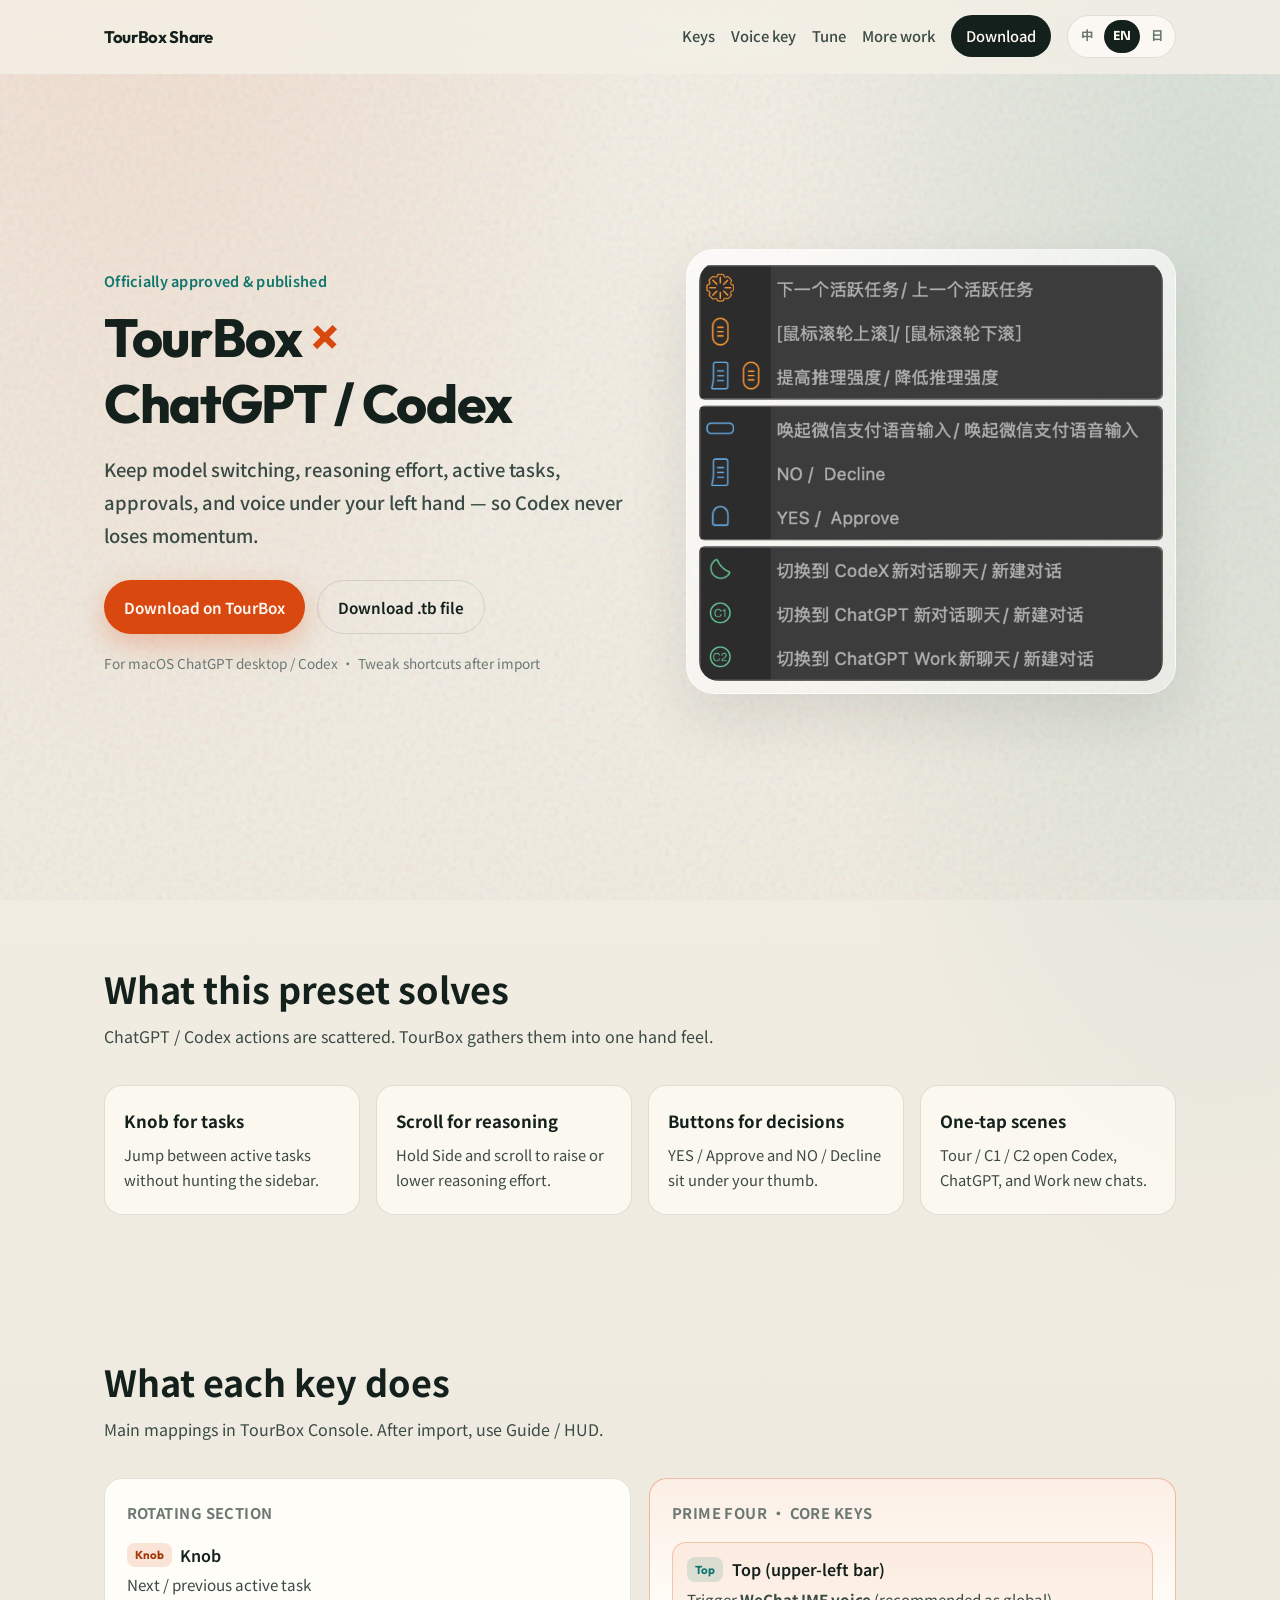
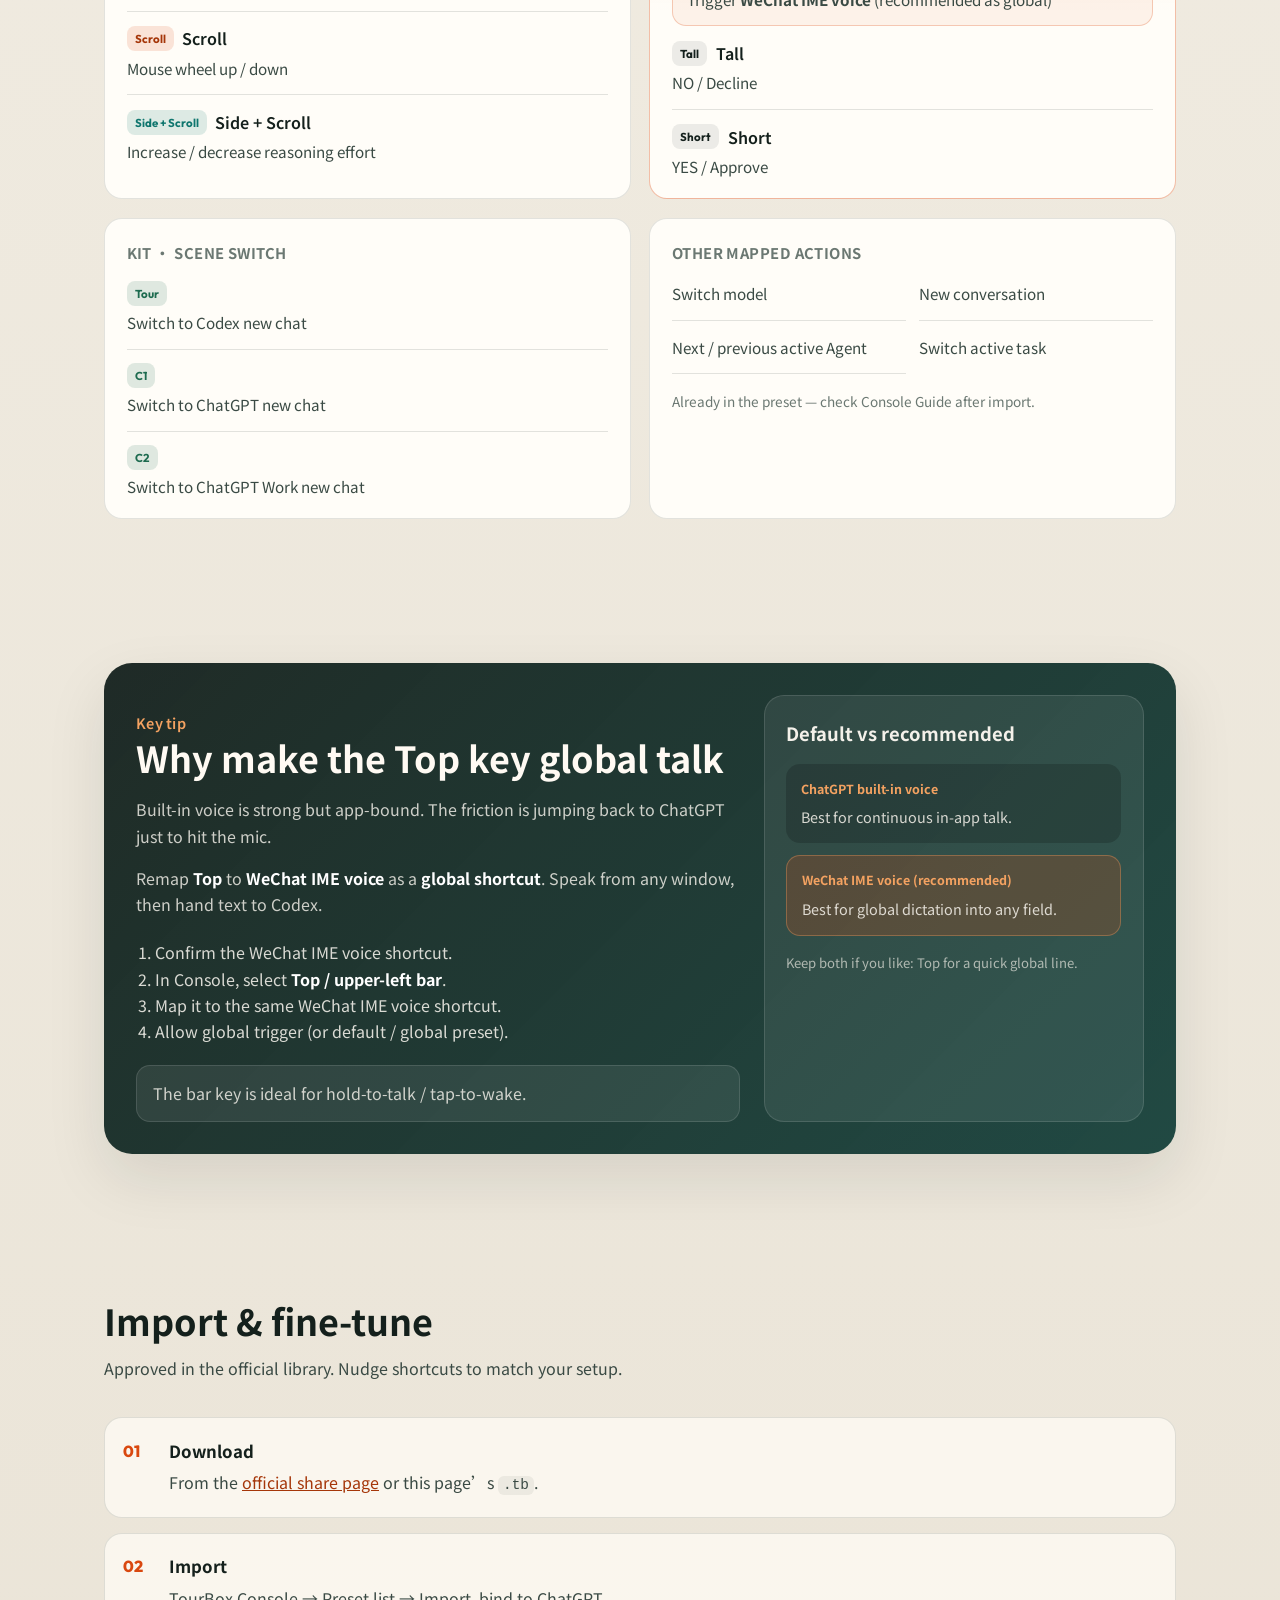
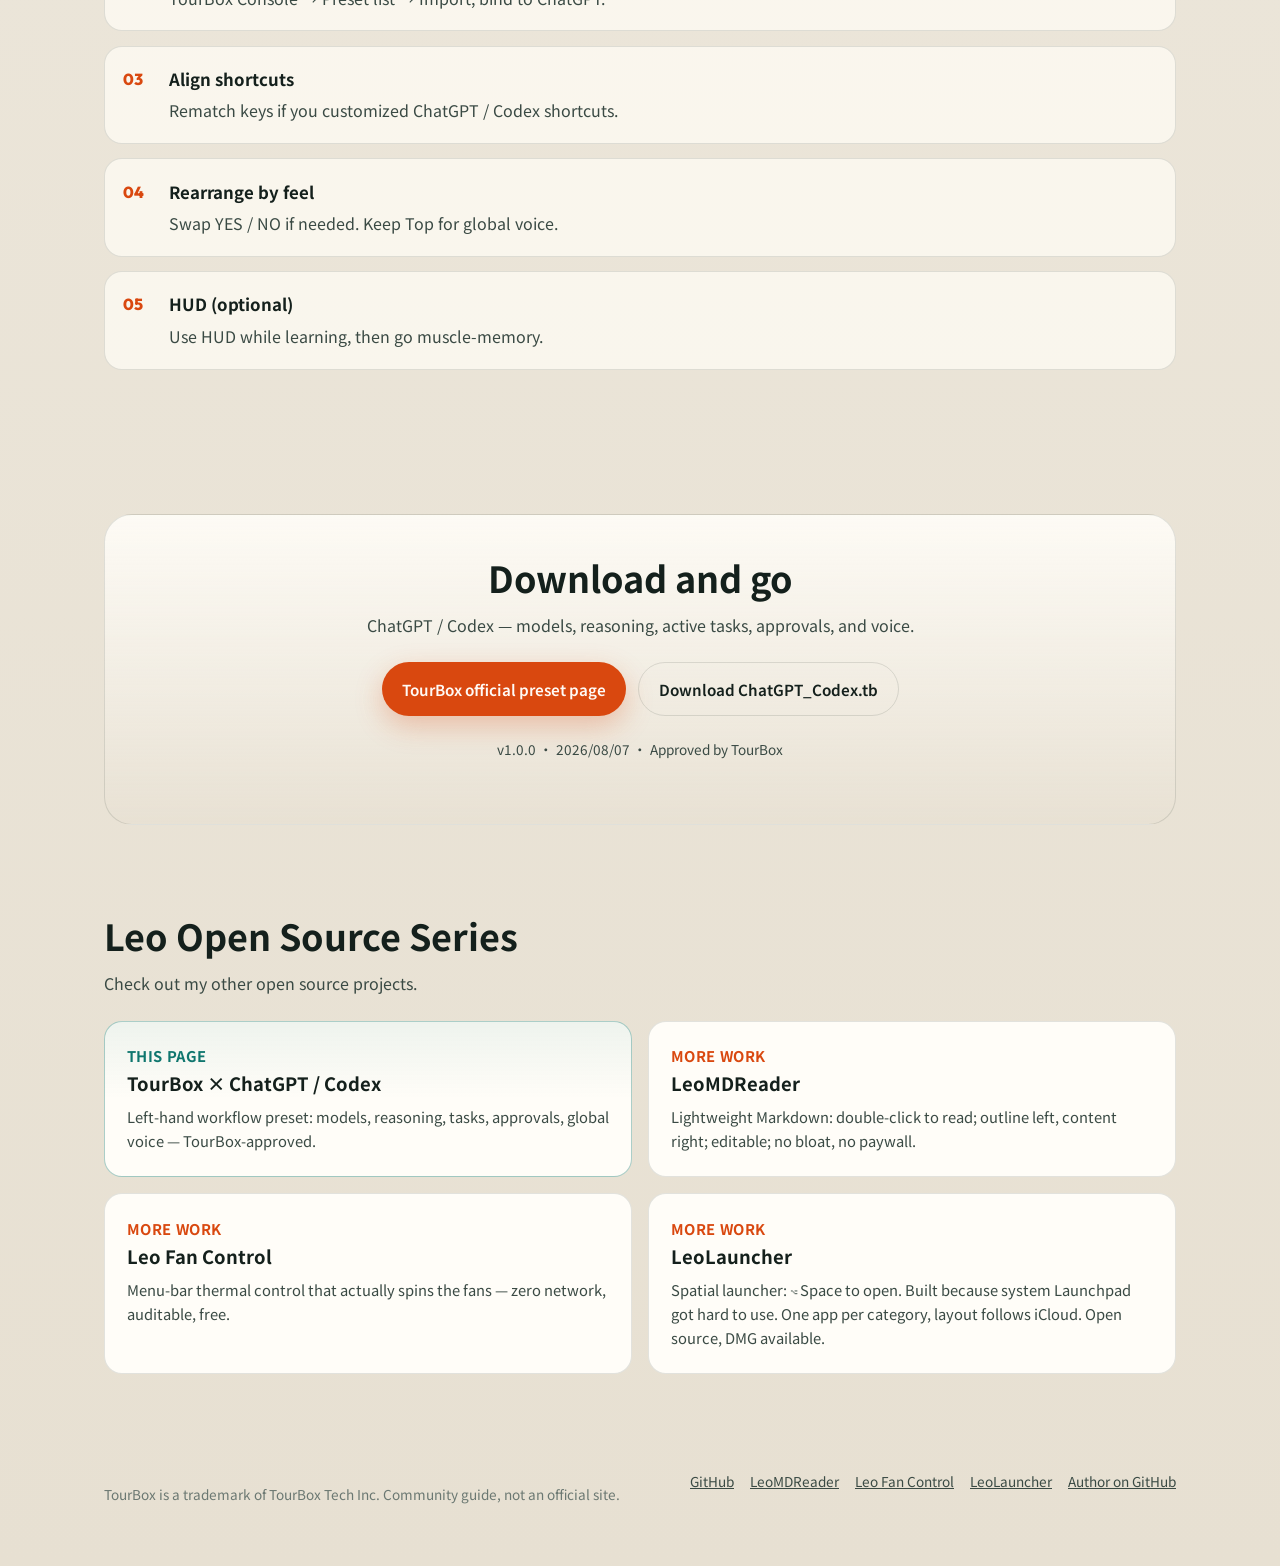
<file: docs/index.html>
<!DOCTYPE html>
<html lang="zh-CN">
<head>
  <meta charset="utf-8" />
  <meta name="viewport" content="width=device-width, initial-scale=1" />
  <title>TourBox × ChatGPT / Codex 键位预设</title>
  <meta name="description" content="面向 ChatGPT / Codex 的 TourBox 键位分享：一手控制模型、推理强度、活跃任务、审批与微信输入法全局语音。" />
  <link rel="preconnect" href="https://fonts.googleapis.com" />
  <link rel="preconnect" href="https://fonts.gstatic.com" crossorigin />
  <link href="https://fonts.googleapis.com/css2?family=Noto+Sans+JP:wght@400;500;600;700&family=Noto+Sans+SC:wght@400;500;600;700&family=Outfit:wght@500;600;700;800&family=Sora:wght@400;500;600;700&display=swap" rel="stylesheet" />
  <link rel="stylesheet" href="styles.css?v=20260813-launcher" />
</head>
<body>
  <div class="noise" aria-hidden="true"></div>

  <header class="nav-shell">
    <div class="nav">
      <a class="nav-brand" href="#top">TourBox Share</a>
      <div class="nav-right">
        <nav class="nav-links">
          <a href="#keys" data-i18n="nav.keys">键位</a>
          <a href="#voice" data-i18n="nav.voice">语音键</a>
          <a href="#tune" data-i18n="nav.tune">微调</a>
          <a href="#series" data-i18n="nav.series">其他作品</a>
          <a class="nav-cta" href="#download" data-i18n="nav.download">下载预设</a>
        </nav>
        <div class="lang-switch" role="group" aria-label="Language">
          <button type="button" data-lang="zh" aria-pressed="true">中</button>
          <button type="button" data-lang="en" aria-pressed="false">EN</button>
          <button type="button" data-lang="ja" aria-pressed="false">日</button>
        </div>
      </div>
    </div>
  </header>

  <main id="top">
    <section class="hero">
      <div class="hero-copy">
        <p class="eyebrow" data-i18n="hero.eyebrow">官方已审核发布</p>
        <h1 class="brand-title">
          <span class="brand-line">TourBox</span>
          <span class="brand-x">×</span>
          <span class="brand-line">ChatGPT / Codex</span>
        </h1>
        <p class="lede" data-i18n="hero.lede">把模型切换、推理强度、活跃任务、审批和语音输入收进左手，让 Codex 操作不断档。</p>
        <div class="cta-row">
          <a class="btn btn-primary" href="https://www.tourboxtech.com/oap/presets/?presetShareId=1282502239801446400" target="_blank" rel="noopener" data-i18n="hero.ctaOfficial">前往 TourBox 官方下载</a>
          <a class="btn btn-ghost" href="assets/ChatGPT_Codex.tb" download="ChatGPT_Codex.tb" data-i18n="hero.ctaFile">直接下载 .tb 文件</a>
        </div>
        <p class="meta" data-i18n="hero.meta">适用于 macOS ChatGPT 桌面端 / Codex · 导入后可按个人快捷键微调</p>
      </div>
      <div class="hero-visual">
        <figure class="keymap-frame">
          <img src="assets/keymap.png" data-i18n-alt="hero.imgAlt" alt="TourBox Console 键位配置截图" width="634" height="572" />
        </figure>
      </div>
    </section>

    <section class="section" id="purpose">
      <div class="section-head">
        <h2 data-i18n="purpose.title">这套预设在解决什么</h2>
        <p data-i18n="purpose.desc">ChatGPT / Codex 高频操作太散：切模型、调推理、管多任务、点审批、再唤起语音。TourBox 把它们收成一套手感。</p>
      </div>
      <div class="pillars">
        <article><h3 data-i18n="purpose.aTitle">旋钮管任务</h3><p data-i18n="purpose.aDesc">在活跃任务间快速切换，不必在侧边栏里点来点去。</p></article>
        <article><h3 data-i18n="purpose.bTitle">滚轮调推理</h3><p data-i18n="purpose.bDesc">按住侧键滚滚轮，提高或降低推理强度，边聊边调。</p></article>
        <article><h3 data-i18n="purpose.cTitle">按键做决策</h3><p data-i18n="purpose.cDesc">YES / Approve 与 NO / Decline 就在拇指区，审批不停手。</p></article>
        <article><h3 data-i18n="purpose.dTitle">一键进场景</h3><p data-i18n="purpose.dDesc">Tour / C1 / C2 分别打开 Codex、ChatGPT、Work 新对话。</p></article>
      </div>
    </section>

    <section class="section" id="keys">
      <div class="section-head">
        <h2 data-i18n="keys.title">每个键干什么</h2>
        <p data-i18n="keys.desc">对应 TourBox Console 中的主要映射。导入后也可打开 Guide / HUD 对照实体键位。</p>
      </div>
      <div class="key-groups">
        <div class="key-group">
          <h3 data-i18n="keys.rotating">旋转区</h3>
          <ul class="key-list">
            <li><div class="key-name"><span class="chip chip-knob">Knob</span><span data-i18n="keys.knob">旋钮</span></div><div class="key-desc" data-i18n="keys.knobDesc">下一个活跃任务 / 上一个活跃任务</div></li>
            <li><div class="key-name"><span class="chip chip-scroll">Scroll</span><span data-i18n="keys.scroll">滚轮</span></div><div class="key-desc" data-i18n="keys.scrollDesc">鼠标滚轮上滚 / 下滚</div></li>
            <li><div class="key-name"><span class="chip chip-combo">Side + Scroll</span><span data-i18n="keys.sideScroll">侧键 + 滚轮</span></div><div class="key-desc" data-i18n="keys.sideScrollDesc">提高 / 降低推理强度</div></li>
          </ul>
        </div>
        <div class="key-group highlight-group">
          <h3 data-i18n="keys.prime">Prime Four · 核心按键</h3>
          <ul class="key-list">
            <li class="featured"><div class="key-name"><span class="chip chip-top">Top</span><span data-i18n="keys.top">左上横键</span></div><div class="key-desc" data-i18n-html="keys.topDescHtml">唤起<strong>微信输入法语音输入</strong>（强烈建议做成全局）</div></li>
            <li><div class="key-name"><span class="chip">Tall</span><span data-i18n="keys.tall">高键</span></div><div class="key-desc">NO / Decline</div></li>
            <li><div class="key-name"><span class="chip">Short</span><span data-i18n="keys.short">矮键</span></div><div class="key-desc">YES / Approve</div></li>
          </ul>
        </div>
        <div class="key-group">
          <h3 data-i18n="keys.kit">Kit · 场景切换</h3>
          <ul class="key-list">
            <li><div class="key-name"><span class="chip chip-kit">Tour</span></div><div class="key-desc" data-i18n="keys.tourDesc">切换到 Codex 新对话</div></li>
            <li><div class="key-name"><span class="chip chip-kit">C1</span></div><div class="key-desc" data-i18n="keys.c1Desc">切换到 ChatGPT 新对话</div></li>
            <li><div class="key-name"><span class="chip chip-kit">C2</span></div><div class="key-desc" data-i18n="keys.c2Desc">切换到 ChatGPT Work 新聊天</div></li>
          </ul>
        </div>
        <div class="key-group">
          <h3 data-i18n="keys.other">其它已配置动作</h3>
          <ul class="key-list compact">
            <li><div class="key-desc" data-i18n="keys.otherA">切换模型</div></li>
            <li><div class="key-desc" data-i18n="keys.otherB">新建对话</div></li>
            <li><div class="key-desc" data-i18n="keys.otherC">下一个 / 上一个活跃 Agent</div></li>
            <li><div class="key-desc" data-i18n="keys.otherD">切换活动任务</div></li>
          </ul>
          <p class="note" data-i18n="keys.note">这些动作已写进预设；导入后在 Console Guide 里可对照。</p>
        </div>
      </div>
    </section>

    <section class="section voice" id="voice">
      <div class="voice-panel">
        <div class="voice-copy">
          <p class="eyebrow" data-i18n="voice.eyebrow">重点推荐</p>
          <h2 data-i18n="voice.title">为什么左上横键要做成「全局说话」</h2>
          <p data-i18n="voice.p1">ChatGPT / Codex 自带语音很强，但只在应用内生效。真正卡住节奏的，往往是你在别的窗口想到一句指令，还得切回 ChatGPT 再点麦克风。</p>
          <p data-i18n-html="voice.p2Html">建议把 <strong>Top（左上横键）</strong> 改成 <strong>微信输入法语音</strong>，并设成<strong>全局快捷键</strong>。任意窗口按一下就能说，文字落入输入框后再交给 Codex。</p>
          <ol class="steps">
            <li data-i18n="voice.s1">在微信输入法设置里确认语音快捷键。</li>
            <li data-i18n-html="voice.s2Html">在 TourBox Console 选中本预设的 <strong>Top / 左上横键</strong>。</li>
            <li data-i18n="voice.s3">映射成与微信输入法语音相同的快捷键。</li>
            <li data-i18n="voice.s4">设为全局触发（或默认 / 全局预设），离开 ChatGPT 也能用。</li>
          </ol>
          <p class="tip" data-i18n="voice.tip">横键适合按住说话 / 点按唤起，位置固定，盲按不易误触。</p>
        </div>
        <aside class="voice-card">
          <h3 data-i18n="voice.compareTitle">默认 vs 推荐</h3>
          <div class="compare">
            <div><span class="label" data-i18n="voice.defaultLabel">ChatGPT 内置语音</span><p data-i18n="voice.defaultDesc">适合在 App 里连续对话、指挥 Agent。</p></div>
            <div class="recommended"><span class="label" data-i18n="voice.recLabel">微信输入法语音（推荐）</span><p data-i18n="voice.recDesc">适合全局口述，任何输入框都能落字。</p></div>
          </div>
          <p class="aside-note" data-i18n="voice.aside">两者可并存：横键管全局说一句，需要全双工 Voice 时再进 ChatGPT。</p>
        </aside>
      </div>
    </section>

    <section class="section" id="tune">
      <div class="section-head">
        <h2 data-i18n="tune.title">如何导入与微调</h2>
        <p data-i18n="tune.desc">官方库已审核通过；下载后按自己的快捷键习惯改几下即可。</p>
      </div>
      <ol class="howto">
        <li><strong data-i18n="tune.1t">下载预设</strong><p data-i18n-html="tune.1dHtml">从 <a href="https://www.tourboxtech.com/oap/presets/?presetShareId=1282502239801446400" target="_blank" rel="noopener">TourBox 官方分享页</a> 或本页 <code>.tb</code> 下载。</p></li>
        <li><strong data-i18n="tune.2t">导入 Console</strong><p data-i18n="tune.2d">TourBox Console → 预设列表 → 导入，绑定到 ChatGPT。</p></li>
        <li><strong data-i18n="tune.3t">核对快捷键</strong><p data-i18n="tune.3d">若你改过 ChatGPT / Codex 快捷键，在对应按键上对齐。</p></li>
        <li><strong data-i18n="tune.4t">按手感重排</strong><p data-i18n="tune.4d">YES / NO 可对调；左上横键建议保留给全局语音。</p></li>
        <li><strong data-i18n="tune.5t">打开 HUD（可选）</strong><p data-i18n="tune.5d">初学打开 HUD，熟悉后即可盲操。</p></li>
      </ol>
    </section>

    <section class="section" id="download">
      <div class="download-panel">
        <h2 data-i18n="download.title">下载并开始用</h2>
        <p data-i18n="download.desc">ChatGPT / Codex —— 集中控制模型、推理强度、活跃任务、审批和语音输入。</p>
        <div class="cta-row">
          <a class="btn btn-primary" href="https://www.tourboxtech.com/oap/presets/?presetShareId=1282502239801446400" target="_blank" rel="noopener" data-i18n="download.ctaOfficial">TourBox 官方预设页</a>
          <a class="btn btn-ghost" href="assets/ChatGPT_Codex.tb" download="ChatGPT_Codex.tb" data-i18n="download.ctaFile">下载 ChatGPT_Codex.tb</a>
        </div>
        <p class="meta" data-i18n="download.meta">版本 1.0.0 · 2026/08/07 · 已通过 TourBox 官方审核</p>
      </div>
    </section>

    <section class="series" id="series">
      <div class="series-head">
        <h2 data-i18n="series.title">Leo 开源系列</h2>
        <p data-i18n="series.desc">看看我的其他开源项目。</p>
      </div>
      <div class="series-grid">
        <div class="series-card current">
          <p class="series-kicker" data-i18n="series.current">当前页面</p>
          <h3>TourBox × ChatGPT / Codex</h3>
          <p data-i18n="series.tourboxDesc">左手工作流预设：模型、推理、任务、审批与全局语音；已通过 TourBox 官方审核。</p>
        </div>
        <a class="series-card" href="https://nzleo.github.io/LeoMDReader/" target="_blank" rel="noopener">
          <p class="series-kicker" data-i18n="series.other">其他作品</p>
          <h3>LeoMDReader</h3>
          <p data-i18n="series.mdDesc">轻量 Markdown：双击打开就能看；左目录右正文，可编辑；不臃肿、不收费墙。</p>
        </a>
        <a class="series-card" href="https://nzleo.github.io/LeoMacFanControl/" target="_blank" rel="noopener">
          <p class="series-kicker" data-i18n="series.other">其他作品</p>
          <h3 data-i18n="series.fanTitle">Leo 风扇控制</h3>
          <p data-i18n="series.fanDesc">菜单栏温控：真实让风扇转起来；零网络、可审计、开源免费。</p>
        </a>
        <a class="series-card" href="https://nzleo.github.io/LeoLauncher/" target="_blank" rel="noopener">
          <p class="series-kicker" data-i18n="series.other">其他作品</p>
          <h3>LeoLauncher</h3>
          <p data-i18n="series.launcherDesc">空间分区启动器：⌥ Space 呼出；系统 Launchpad 不好用才做的。一个应用一个分类，布局随 iCloud。开源，可下 DMG。</p>
        </a>
      </div>
    </section>
  </main>

  <footer class="footer">
    <p data-i18n="footer.copy">TourBox 是 TourBox Tech Inc. 的产品商标。本页为社区分享说明，非官方站点。</p>
    <div class="footer-links">
      <a href="https://github.com/nzleo/LeoTourBoxShare" data-i18n="footer.repo">GitHub</a>
      <a href="https://nzleo.github.io/LeoMDReader/" data-i18n="footer.md">LeoMDReader</a>
      <a href="https://nzleo.github.io/LeoMacFanControl/" data-i18n="footer.fan">Leo 风扇控制</a>
      <a href="https://nzleo.github.io/LeoLauncher/" data-i18n="footer.launcher">LeoLauncher</a>
      <a href="https://github.com/nzleo" data-i18n="footer.author">作者 GitHub</a>
    </div>
  </footer>

  <script src="i18n.js?v=20260813-launcher"></script>
</body>
</html>
</file>
<file: docs/styles.css>
:root {
  --bg: #f3efe6;
  --bg-deep: #e7e0d2;
  --ink: #14201c;
  --ink-soft: #3a4a44;
  --muted: #6b7872;
  --line: rgba(20, 32, 28, 0.12);
  --panel: rgba(255, 252, 246, 0.72);
  --panel-solid: #fffdf8;
  --accent: #d9480f;
  --accent-deep: #a53609;
  --teal: #0f766e;
  --kit: #1d6b4f;
  --shadow: 0 24px 60px rgba(20, 32, 28, 0.1);
  --radius: 18px;
  --font-display: "Outfit", "Noto Sans SC", sans-serif;
  --font-cjk: "Noto Sans SC", "Noto Sans JP", "PingFang SC", "Hiragino Sans", sans-serif;
  --font-body: "Sora", "Noto Sans SC", "Noto Sans JP", sans-serif;
}

*, *::before, *::after { box-sizing: border-box; }
html {
  scroll-behavior: smooth;
  scroll-padding-top: 5rem;
}

body {
  margin: 0;
  color: var(--ink);
  font-family: var(--font-body);
  font-size: 16px;
  line-height: 1.7;
  background:
    radial-gradient(ellipse 80% 50% at 10% -10%, rgba(217, 72, 15, 0.14), transparent 55%),
    radial-gradient(ellipse 70% 45% at 95% 5%, rgba(15, 118, 110, 0.12), transparent 50%),
    linear-gradient(180deg, var(--bg), var(--bg-deep));
  min-height: 100vh;
  overflow-x: hidden;
}

html[lang="ja"] body { font-family: "Sora", "Noto Sans JP", "Hiragino Sans", sans-serif; }
html[lang="en"] body { letter-spacing: 0; line-height: 1.65; }

.noise {
  pointer-events: none;
  position: fixed;
  inset: 0;
  z-index: 0;
  opacity: 0.28;
  background-image: url("data:image/svg+xml,%3Csvg viewBox='0 0 200 200' xmlns='http://www.w3.org/2000/svg'%3E%3Cfilter id='n'%3E%3CfeTurbulence type='fractalNoise' baseFrequency='0.85' numOctaves='4' stitchTiles='stitch'/%3E%3C/filter%3E%3Crect width='100%25' height='100%25' filter='url(%23n)' opacity='0.45'/%3E%3C/svg%3E");
  mix-blend-mode: multiply;
}

main, .footer { position: relative; z-index: 1; }

.nav-shell {
  position: sticky;
  top: 0;
  z-index: 50;
  background: rgba(243, 239, 230, 0.82);
  border-bottom: 1px solid transparent;
  backdrop-filter: blur(14px) saturate(1.1);
  -webkit-backdrop-filter: blur(14px) saturate(1.1);
  transition: border-color 0.2s ease, box-shadow 0.2s ease, background 0.2s ease;
}

.nav-shell.is-scrolled {
  border-bottom-color: var(--line);
  box-shadow: 0 8px 24px rgba(20, 32, 28, 0.06);
  background: rgba(243, 239, 230, 0.94);
}

.nav {
  display: flex;
  align-items: center;
  justify-content: space-between;
  gap: 1rem;
  max-width: 1120px;
  margin: 0 auto;
  padding: 0.95rem 1.5rem;
}

.nav-brand {
  font-family: var(--font-display);
  font-weight: 700;
  letter-spacing: -0.02em;
  color: var(--ink);
  text-decoration: none;
  font-size: 1.05rem;
}

.nav-right {
  display: flex;
  align-items: center;
  gap: 1rem;
  flex-wrap: wrap;
  justify-content: flex-end;
}

.nav-links { display: flex; align-items: center; gap: 1rem; flex-wrap: wrap; }
.nav-links a {
  color: var(--ink-soft);
  text-decoration: none;
  font-size: 0.92rem;
  font-weight: 500;
  font-family: var(--font-cjk);
}
.nav-links a:hover { color: var(--accent-deep); }
.nav-cta {
  padding: 0.55rem 0.95rem;
  border-radius: 999px;
  background: var(--ink);
  color: #fff8f0 !important;
}
.nav-cta:hover { background: var(--accent) !important; color: #fff !important; }

.lang-switch {
  display: inline-flex;
  padding: 0.22rem;
  border-radius: 999px;
  background: rgba(255, 253, 248, 0.75);
  border: 1px solid var(--line);
  gap: 0.15rem;
}
.lang-switch button {
  appearance: none;
  border: 0;
  background: transparent;
  color: var(--muted);
  font: inherit;
  font-size: 0.78rem;
  font-weight: 700;
  padding: 0.4rem 0.55rem;
  border-radius: 999px;
  cursor: pointer;
}
.lang-switch button[aria-pressed="true"] {
  background: var(--ink);
  color: #fff8f0;
}

.hero {
  max-width: 1120px;
  margin: 0 auto;
  padding: 2.5rem 1.5rem 4rem;
  display: grid;
  grid-template-columns: 1.05fr 0.95fr;
  gap: 2.5rem;
  align-items: center;
  min-height: calc(100vh - 5rem);
}

.eyebrow {
  margin: 0 0 0.9rem;
  font-family: var(--font-cjk);
  font-size: 0.9rem;
  font-weight: 600;
  color: var(--teal);
  letter-spacing: 0.02em;
}

.brand-title {
  margin: 0;
  display: flex;
  flex-wrap: wrap;
  align-items: baseline;
  gap: 0.35rem 0.55rem;
  font-family: var(--font-display);
  font-weight: 750;
  font-size: clamp(2.1rem, 4.6vw, 3.35rem);
  line-height: 1.12;
  letter-spacing: -0.025em;
  color: var(--ink);
}

.brand-line { display: inline-block; }
.brand-x {
  color: var(--accent);
  font-weight: 600;
  transform: translateY(-0.04em);
}

.lede {
  margin: 1.25rem 0 1.75rem;
  max-width: 34rem;
  font-family: var(--font-cjk);
  font-size: clamp(1.02rem, 1.5vw, 1.15rem);
  font-weight: 500;
  line-height: 1.8;
  color: var(--ink-soft);
}

.cta-row { display: flex; flex-wrap: wrap; gap: 0.75rem; }
.btn {
  display: inline-flex;
  align-items: center;
  justify-content: center;
  padding: 0.85rem 1.25rem;
  border-radius: 999px;
  font-weight: 600;
  font-size: 0.95rem;
  text-decoration: none;
  font-family: var(--font-cjk);
  transition: transform 0.2s ease, background 0.2s ease;
}
.btn:hover { transform: translateY(-2px); }
.btn-primary {
  background: var(--accent);
  color: #fffaf6;
  box-shadow: 0 10px 28px rgba(217, 72, 15, 0.28);
}
.btn-primary:hover { background: var(--accent-deep); }
.btn-ghost {
  background: transparent;
  color: var(--ink);
  border: 1px solid var(--line);
}
.btn-ghost:hover { background: var(--panel-solid); }

.meta {
  margin: 1.1rem 0 0;
  font-size: 0.85rem;
  color: var(--muted);
  font-family: var(--font-cjk);
}

.keymap-frame {
  margin: 0;
  padding: 0.75rem;
  border-radius: 28px;
  background: linear-gradient(145deg, rgba(255,255,255,0.75), rgba(255,255,255,0.35));
  border: 1px solid rgba(255,255,255,0.55);
  box-shadow: var(--shadow);
}
.keymap-frame img {
  display: block;
  width: 100%;
  height: auto;
  border-radius: 20px;
}

.section {
  max-width: 1120px;
  margin: 0 auto;
  padding: 4.5rem 1.5rem;
}

.section-head { max-width: 40rem; margin-bottom: 2.25rem; }
.section-head h2,
.voice-copy h2,
.download-panel h2 {
  margin: 0 0 0.75rem;
  font-family: var(--font-cjk);
  font-weight: 700;
  font-size: clamp(1.7rem, 3vw, 2.25rem);
  line-height: 1.25;
}
.section-head p,
.voice-copy > p {
  margin: 0;
  color: var(--ink-soft);
  font-family: var(--font-cjk);
}

.pillars {
  display: grid;
  grid-template-columns: repeat(4, 1fr);
  gap: 1rem;
}
.pillars article {
  padding: 1.35rem 1.2rem;
  border-radius: var(--radius);
  background: var(--panel);
  border: 1px solid var(--line);
}
.pillars h3 {
  margin: 0 0 0.5rem;
  font-size: 1.05rem;
  font-family: var(--font-cjk);
  font-weight: 700;
}
.pillars p {
  margin: 0;
  font-size: 0.92rem;
  color: var(--ink-soft);
  font-family: var(--font-cjk);
}

.key-groups {
  display: grid;
  grid-template-columns: 1fr 1fr;
  gap: 1.15rem;
}
.key-group {
  padding: 1.4rem 1.35rem 1.2rem;
  border-radius: var(--radius);
  background: var(--panel-solid);
  border: 1px solid var(--line);
}
.highlight-group {
  border-color: rgba(217, 72, 15, 0.35);
  background: linear-gradient(180deg, rgba(217, 72, 15, 0.08), transparent 42%), var(--panel-solid);
}
.key-group h3 {
  margin: 0 0 1rem;
  font-size: 0.92rem;
  letter-spacing: 0.03em;
  text-transform: uppercase;
  color: var(--muted);
  font-weight: 700;
  font-family: var(--font-cjk);
}
.key-list { list-style: none; margin: 0; padding: 0; display: grid; gap: 0.85rem; }
.key-list.compact { grid-template-columns: 1fr 1fr; }
.key-list li { padding-bottom: 0.85rem; border-bottom: 1px solid var(--line); }
.key-list li:last-child { border-bottom: 0; padding-bottom: 0; }
.key-list li.featured {
  padding: 0.85rem 0.9rem;
  border: 1px solid rgba(217, 72, 15, 0.25);
  border-radius: 14px;
  background: rgba(217, 72, 15, 0.06);
}
.key-name {
  display: flex;
  align-items: center;
  gap: 0.55rem;
  font-weight: 600;
  margin-bottom: 0.25rem;
  font-family: var(--font-cjk);
}
.key-desc { color: var(--ink-soft); font-size: 0.95rem; font-family: var(--font-cjk); }
.chip {
  display: inline-flex;
  padding: 0.18rem 0.5rem;
  border-radius: 8px;
  font-size: 0.72rem;
  font-weight: 700;
  background: rgba(20, 32, 28, 0.08);
  font-family: var(--font-display);
}
.chip-knob, .chip-scroll { background: rgba(217, 72, 15, 0.14); color: var(--accent-deep); }
.chip-combo, .chip-top { background: rgba(15, 118, 110, 0.14); color: var(--teal); }
.chip-kit { background: rgba(29, 107, 79, 0.14); color: var(--kit); }
.note { margin: 1rem 0 0; font-size: 0.85rem; color: var(--muted); font-family: var(--font-cjk); }

.voice-panel {
  display: grid;
  grid-template-columns: 1.35fr 0.85fr;
  gap: 1.5rem;
  padding: 2rem;
  border-radius: 28px;
  background: linear-gradient(135deg, rgba(20, 32, 28, 0.95), rgba(15, 60, 54, 0.92));
  color: #f4f1ea;
  box-shadow: var(--shadow);
}
.voice-copy .eyebrow { color: #f4a261; }
.voice-copy h2 { color: #fffaf3; }
.voice-copy > p { margin-top: 1rem; color: rgba(244, 241, 234, 0.82); }
.voice-copy strong { color: #fff; }
.steps {
  margin: 1.35rem 0 0;
  padding-left: 1.2rem;
  color: rgba(244, 241, 234, 0.88);
  font-family: var(--font-cjk);
}
.tip {
  margin-top: 1.25rem !important;
  padding: 0.9rem 1rem;
  border-radius: 14px;
  background: rgba(255,255,255,0.08);
  border: 1px solid rgba(255,255,255,0.12);
}
.voice-card {
  padding: 1.35rem;
  border-radius: 20px;
  background: rgba(255,255,255,0.08);
  border: 1px solid rgba(255,255,255,0.12);
}
.voice-card h3 {
  margin: 0 0 1rem;
  font-family: var(--font-cjk);
  font-size: 1.15rem;
}
.compare { display: grid; gap: 0.75rem; }
.compare > div {
  padding: 0.9rem;
  border-radius: 14px;
  background: rgba(0,0,0,0.18);
}
.compare .recommended {
  background: rgba(217, 72, 15, 0.22);
  border: 1px solid rgba(244, 162, 97, 0.35);
}
.compare .label {
  display: block;
  font-size: 0.78rem;
  font-weight: 700;
  margin-bottom: 0.35rem;
  color: #f4a261;
  font-family: var(--font-cjk);
}
.compare p, .aside-note {
  margin: 0;
  font-size: 0.9rem;
  color: rgba(244, 241, 234, 0.86);
  font-family: var(--font-cjk);
}
.aside-note { margin-top: 1rem; font-size: 0.82rem; color: rgba(244, 241, 234, 0.65); }

.howto {
  margin: 0;
  padding: 0;
  list-style: none;
  counter-reset: step;
  display: grid;
  gap: 0.9rem;
}
.howto li {
  counter-increment: step;
  position: relative;
  padding: 1.2rem 1.2rem 1.2rem 4rem;
  border-radius: var(--radius);
  background: var(--panel);
  border: 1px solid var(--line);
}
.howto li::before {
  content: counter(step, decimal-leading-zero);
  position: absolute;
  left: 1.1rem;
  top: 1.2rem;
  font-family: var(--font-display);
  font-weight: 800;
  color: var(--accent);
}
.howto strong {
  display: block;
  margin-bottom: 0.25rem;
  font-family: var(--font-cjk);
  font-size: 1.05rem;
}
.howto p { margin: 0; color: var(--ink-soft); font-family: var(--font-cjk); }
.howto a { color: var(--accent-deep); }
.howto code {
  font-size: 0.9em;
  padding: 0.1em 0.35em;
  border-radius: 6px;
  background: rgba(20, 32, 28, 0.06);
}

.download-panel {
  text-align: center;
  padding: 2.5rem 1.5rem;
  border-radius: 28px;
  background: linear-gradient(180deg, rgba(255,253,248,0.9), rgba(231,224,210,0.55));
  border: 1px solid var(--line);
}
.download-panel p {
  max-width: 36rem;
  margin: 0 auto 1.5rem;
  color: var(--ink-soft);
  font-family: var(--font-cjk);
}
.download-panel .cta-row { justify-content: center; }
.download-panel .meta { margin-top: 1.35rem; }

.series {
  max-width: 1120px;
  margin: 0 auto;
  padding: 1rem 1.5rem 4.5rem;
}
.series-head {
  max-width: 40rem;
  margin-bottom: 1.5rem;
}
.series-head h2 {
  margin: 0 0 0.75rem;
  font-family: var(--font-cjk);
  font-weight: 700;
  font-size: clamp(1.7rem, 3vw, 2.25rem);
  line-height: 1.25;
}
.series-head p {
  margin: 0;
  color: var(--ink-soft);
  font-family: var(--font-cjk);
}
.series-grid {
  display: grid;
  grid-template-columns: repeat(2, 1fr);
  gap: 1rem;
}
.series-card {
  display: block;
  padding: 1.4rem 1.35rem;
  border-radius: var(--radius);
  background: var(--panel-solid);
  border: 1px solid var(--line);
  text-decoration: none;
  color: inherit;
  transition: transform 0.25s ease, border-color 0.25s ease, box-shadow 0.25s ease;
}
.series-card:hover {
  transform: translateY(-3px);
  border-color: rgba(217, 72, 15, 0.35);
  box-shadow: 0 16px 40px rgba(20, 32, 28, 0.08);
}
.series-card.current {
  border-color: rgba(15, 118, 110, 0.35);
  background: linear-gradient(180deg, rgba(15, 118, 110, 0.07), transparent 50%), var(--panel-solid);
  pointer-events: none;
}
.series-kicker {
  margin: 0 0 0.45rem;
  font-size: 0.78rem;
  font-weight: 700;
  letter-spacing: 0.04em;
  text-transform: uppercase;
  color: var(--teal);
  font-family: var(--font-display);
}
.series-card.current .series-kicker { color: var(--teal); }
.series-card:not(.current) .series-kicker { color: var(--accent); }
.series-card h3 {
  margin: 0 0 0.4rem;
  font-family: var(--font-cjk);
  font-size: 1.15rem;
}
.series-card p {
  margin: 0;
  font-size: 0.92rem;
  color: var(--ink-soft);
  font-family: var(--font-cjk);
}

.footer {
  max-width: 1120px;
  margin: 0 auto;
  padding: 1.5rem 1.5rem 3rem;
  color: var(--muted);
  font-size: 0.85rem;
  display: flex;
  justify-content: space-between;
  gap: 1rem;
  flex-wrap: wrap;
  font-family: var(--font-cjk);
}
.footer a { color: var(--ink-soft); }
.footer-links {
  display: flex;
  gap: 1rem;
  flex-wrap: wrap;
}

@media (max-width: 920px) {
  .hero, .voice-panel, .key-groups, .pillars, .series-grid { grid-template-columns: 1fr; }
  .hero { min-height: auto; padding-top: 1.5rem; }
  .nav-links a:not(.nav-cta) { display: none; }
}
@media (max-width: 640px) {
  .key-list.compact { grid-template-columns: 1fr; }
}
</file>
